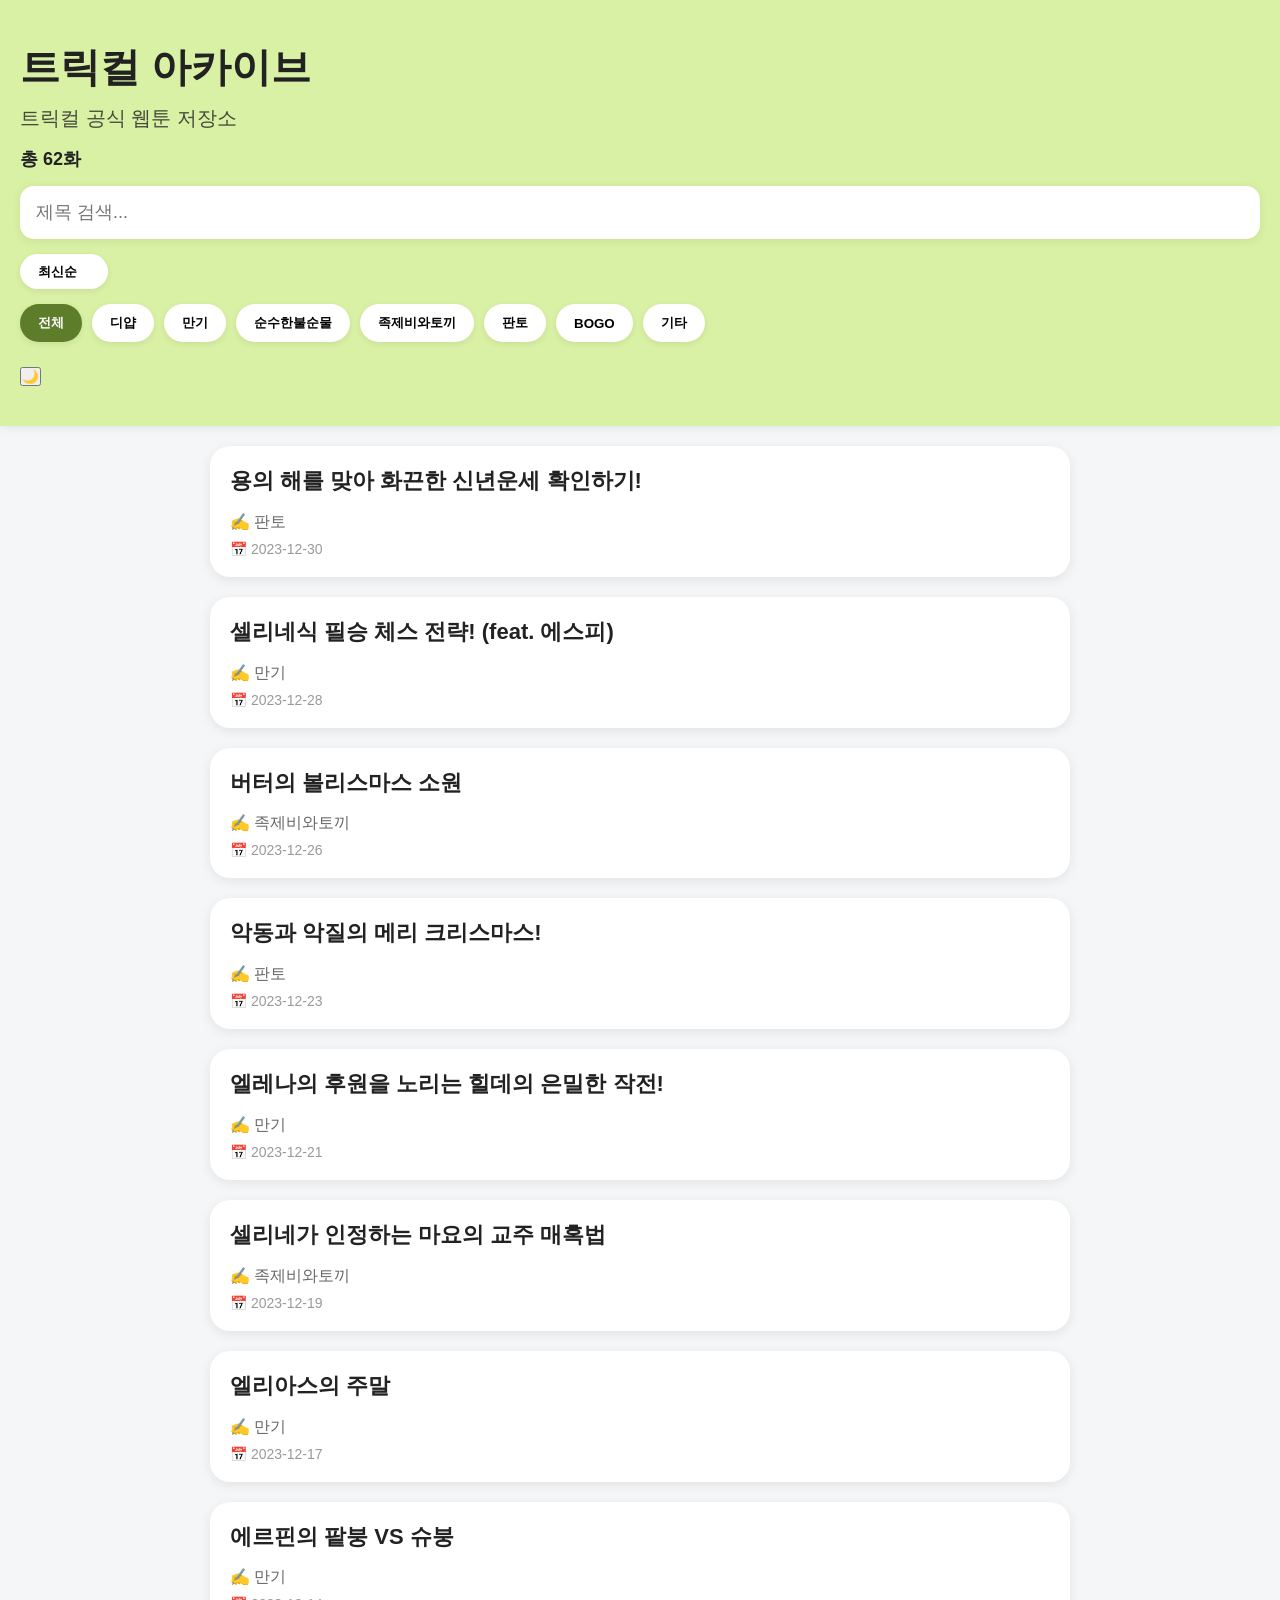
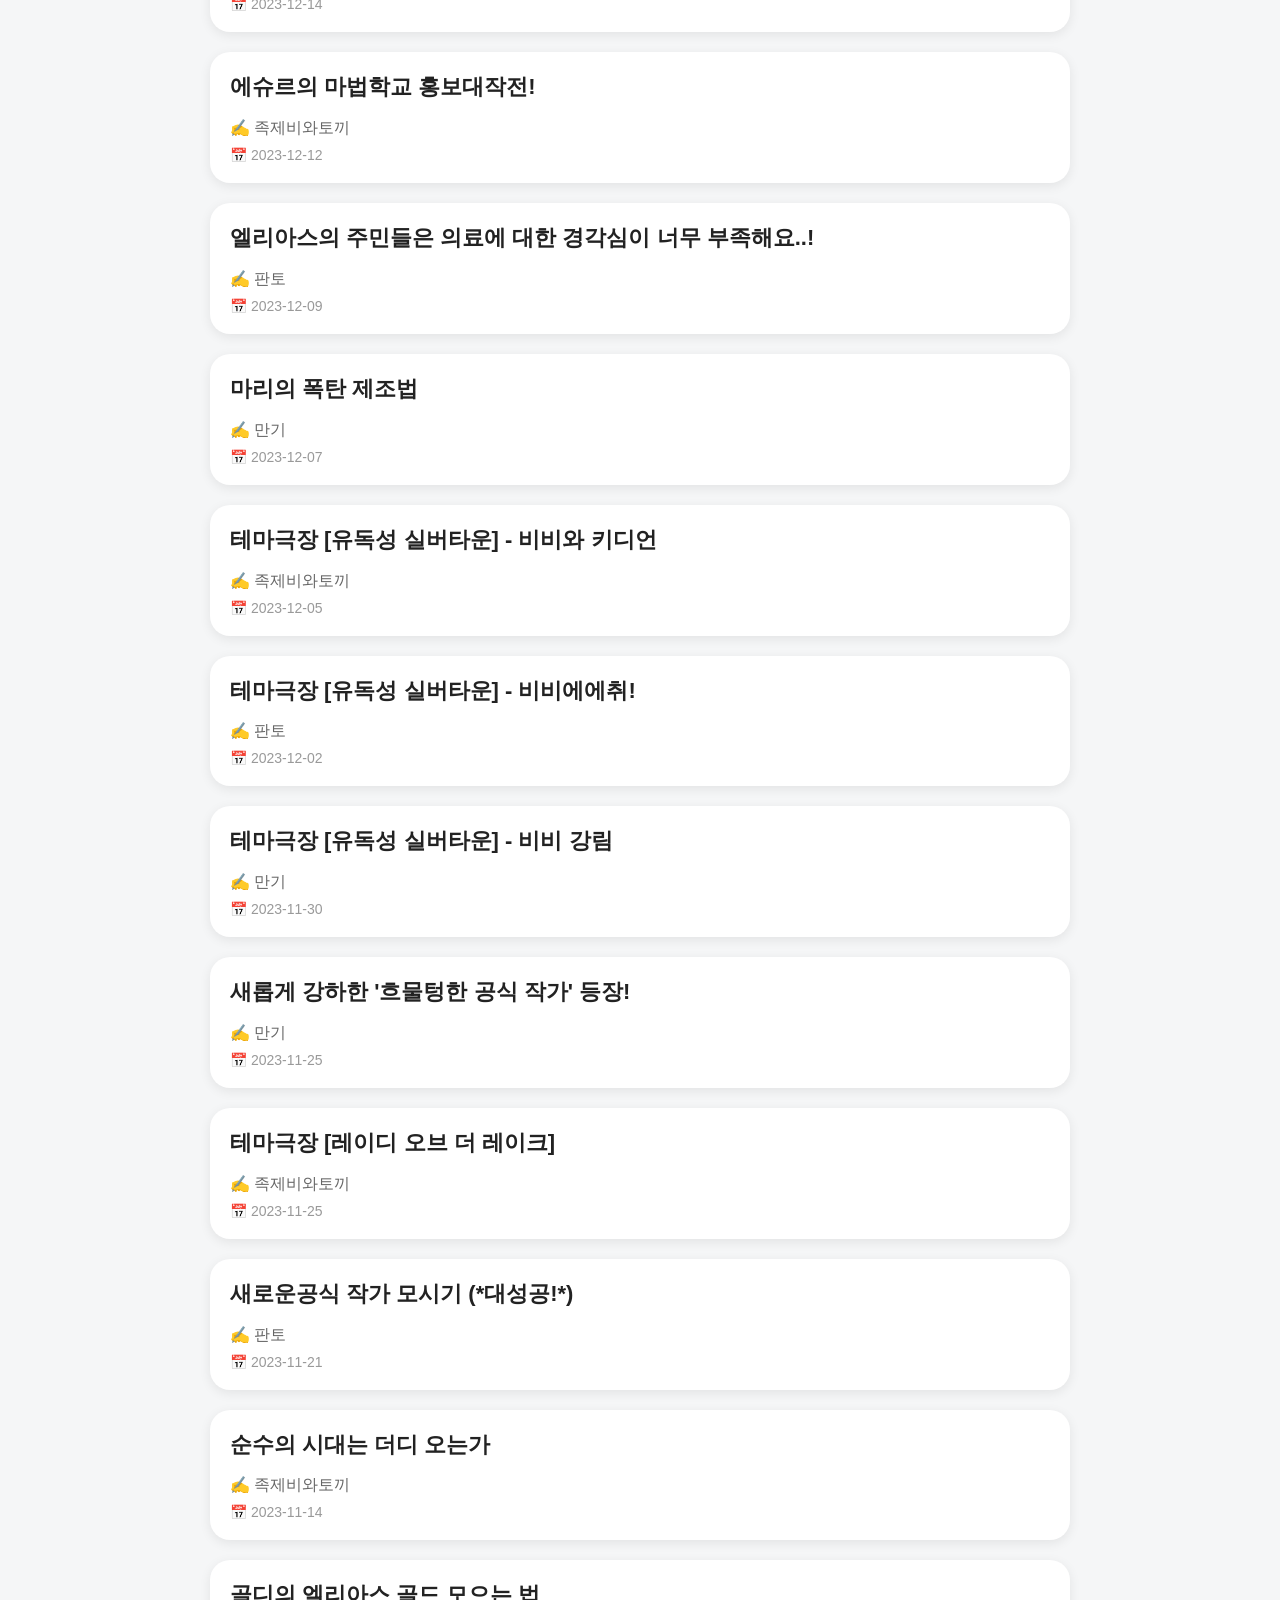
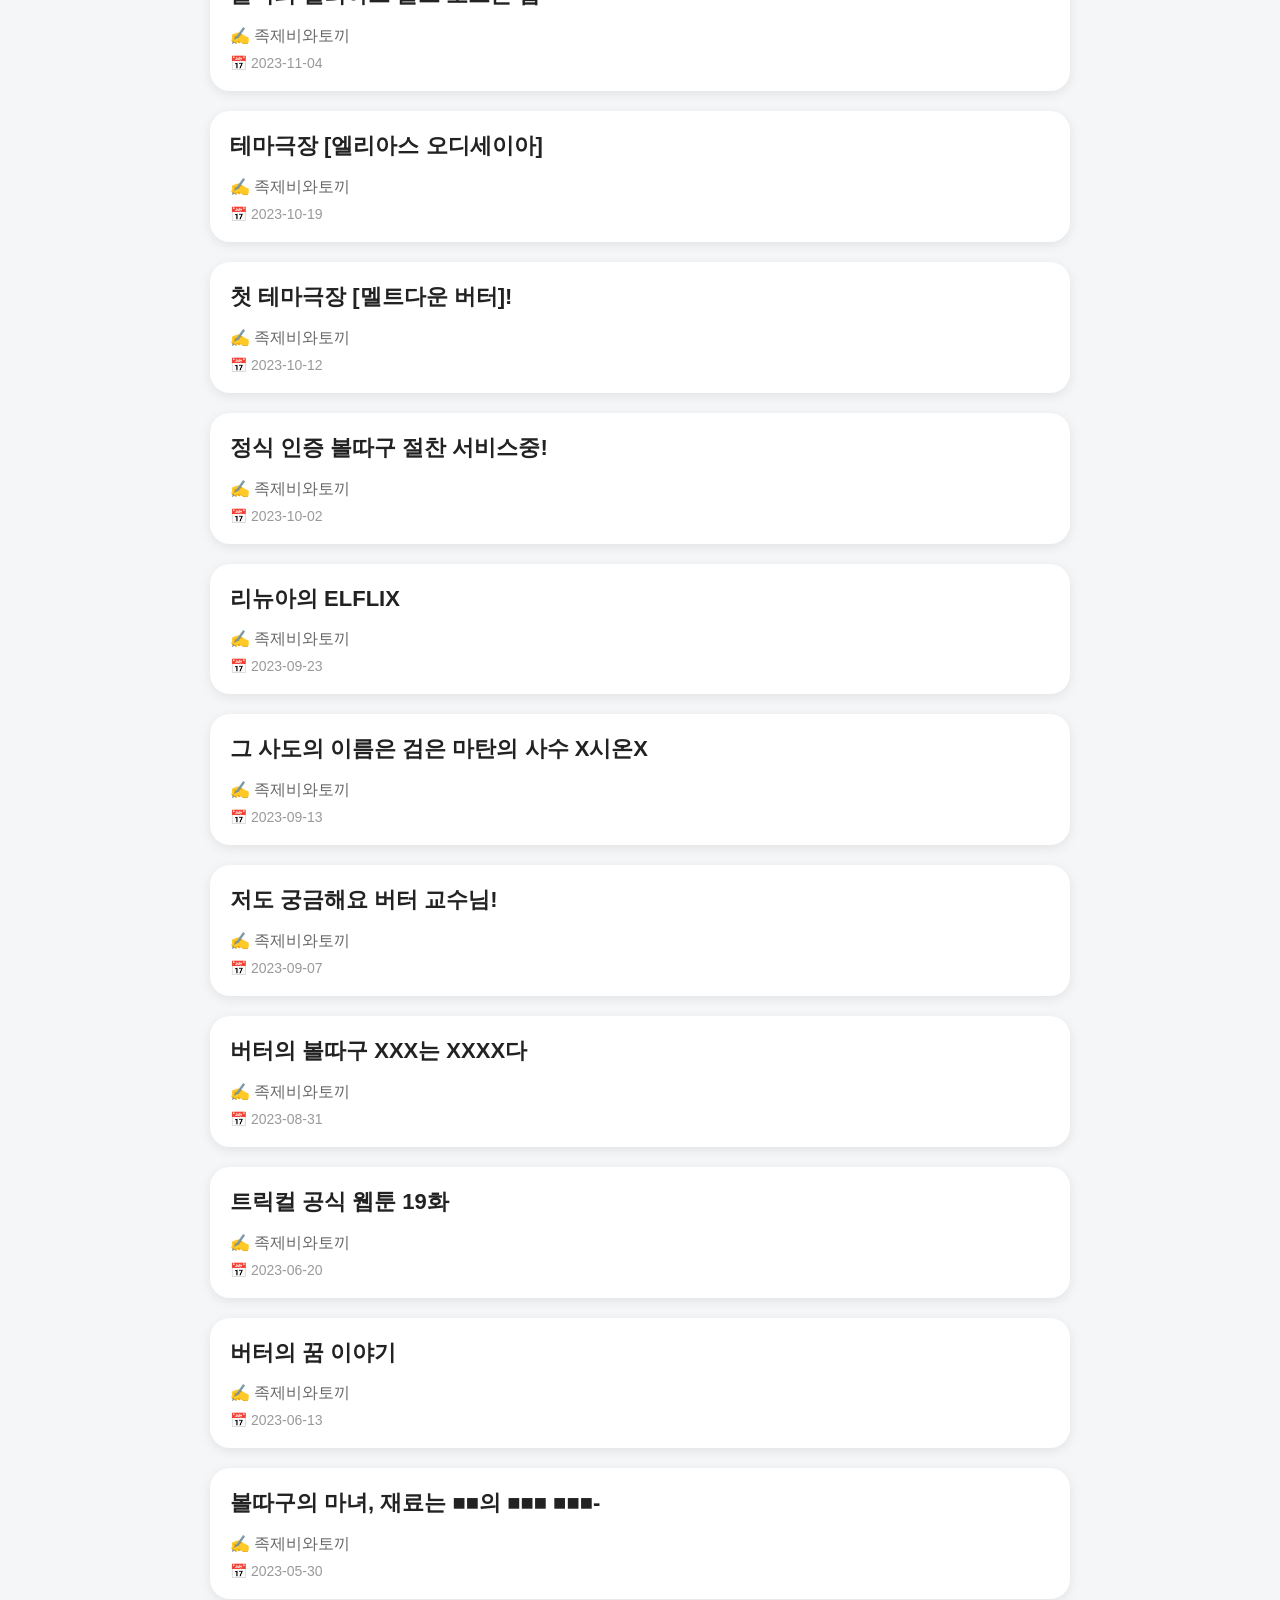
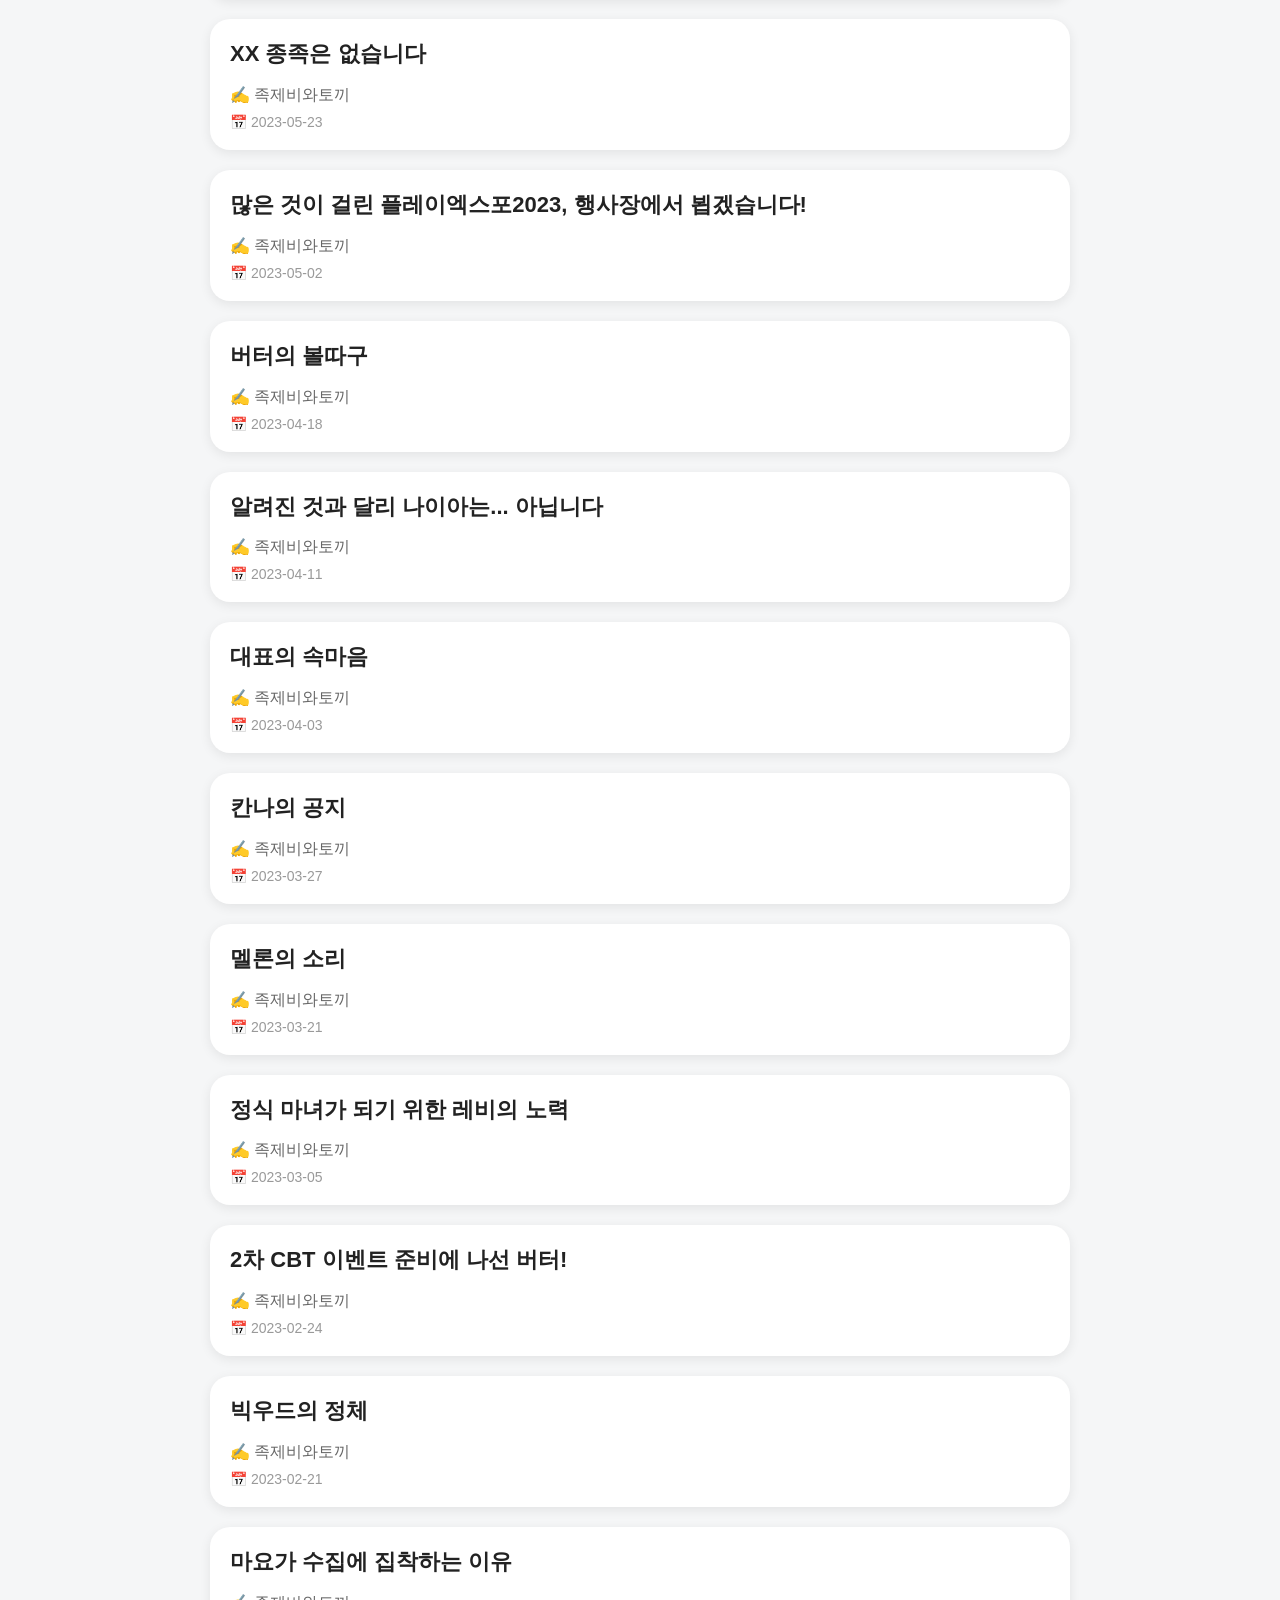
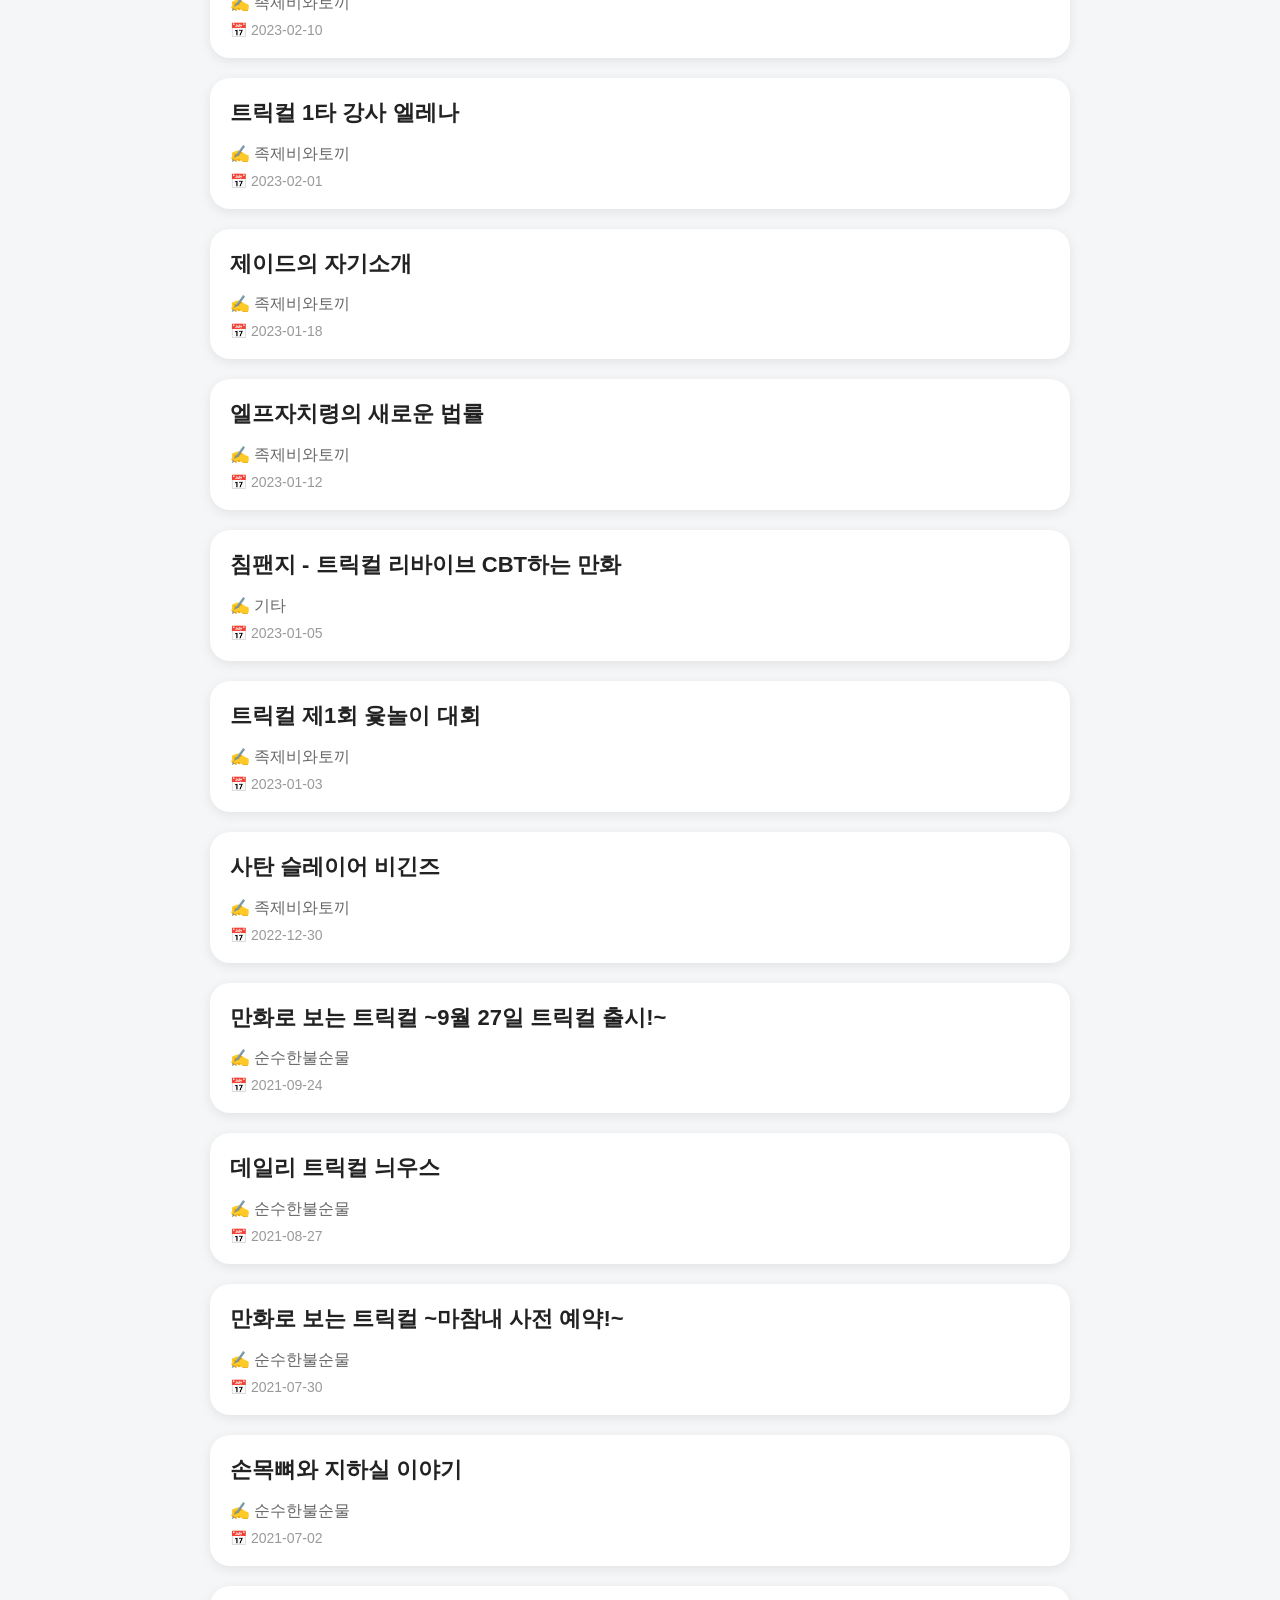
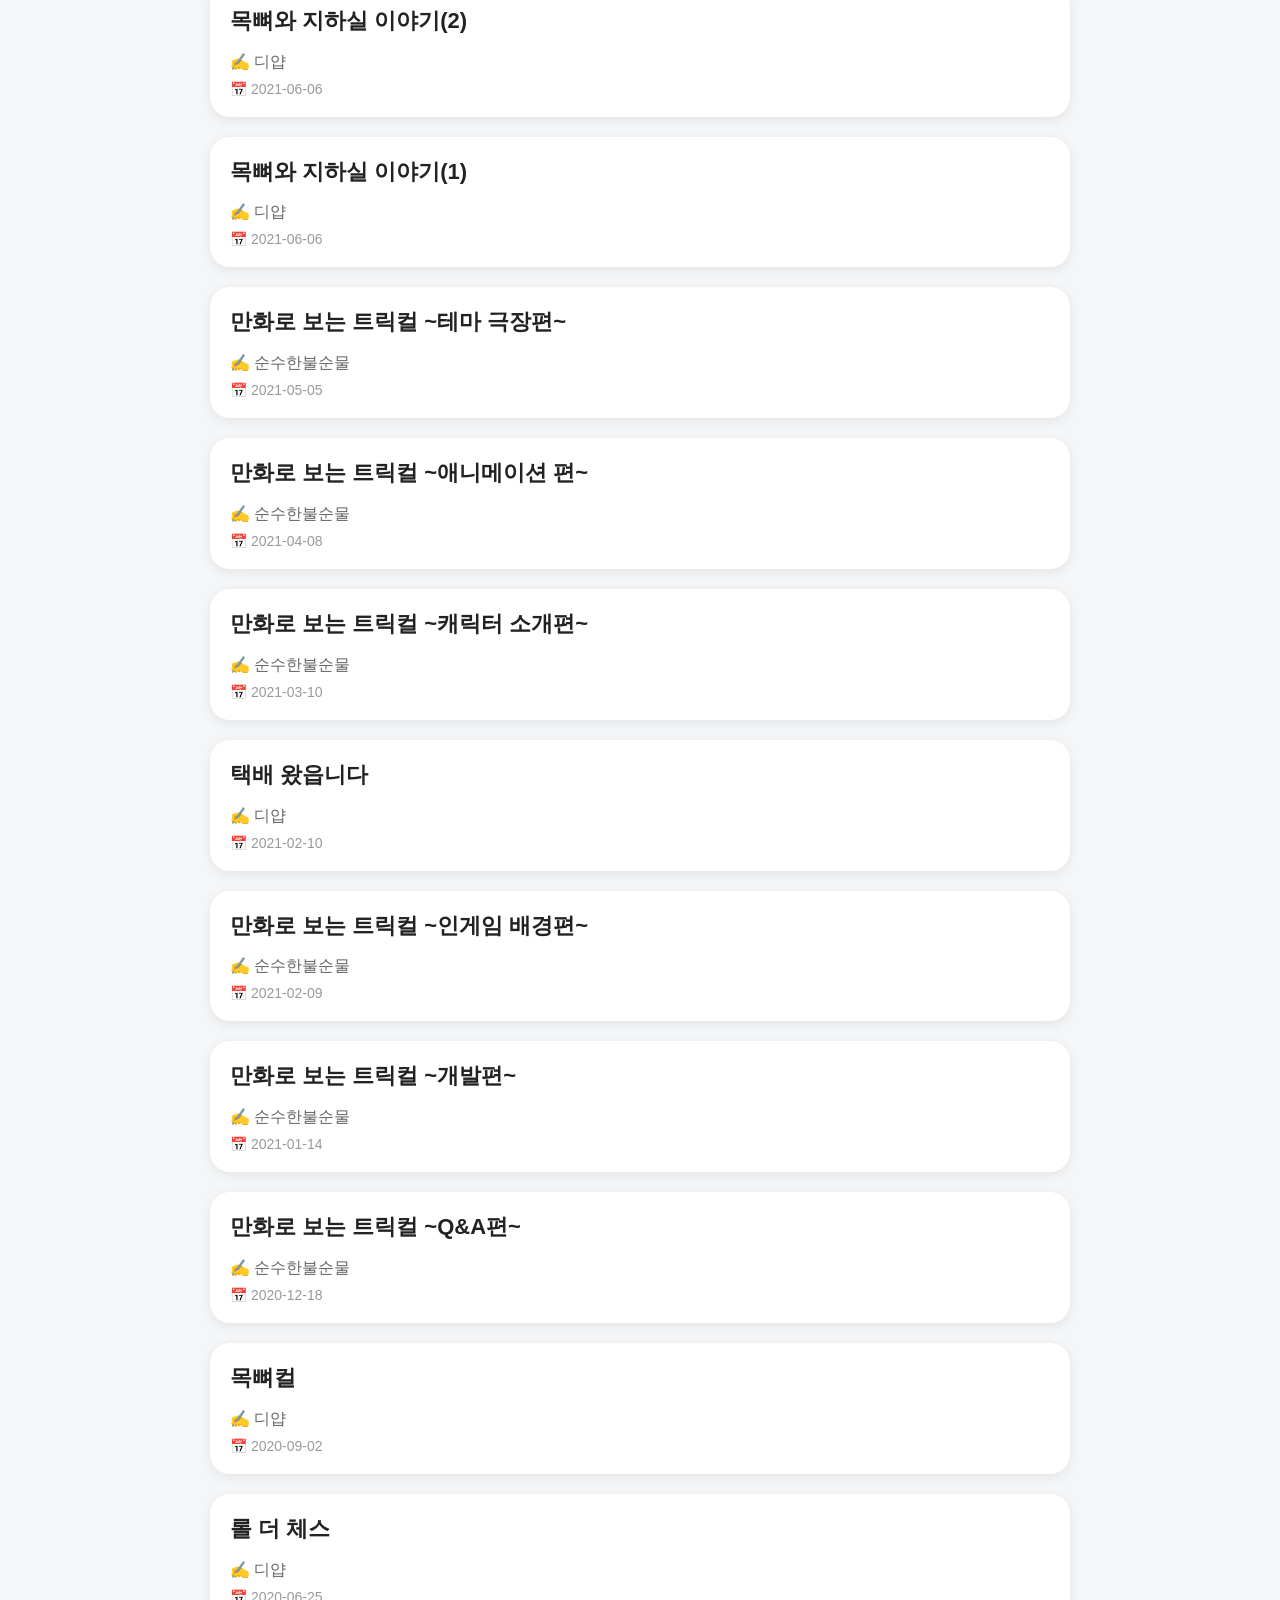
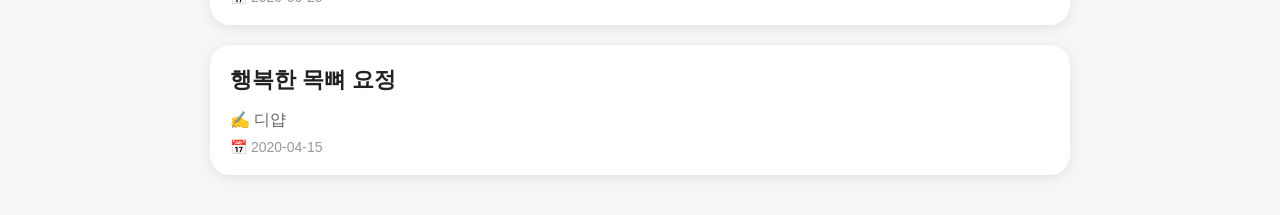
<file: index.html>
<!DOCTYPE html>
<html lang="ko">
<head>
<meta charset="UTF-8">
<meta name="viewport" content="width=device-width, initial-scale=1.0">
<title>트릭컬 아카이브 - 트릭컬 공식 웹툰 저장소</title>
<link rel="stylesheet" href="style.css">
<link rel="icon" type="image/png" href="favicon.png">
</head>
<body>
<header>
<h1>트릭컬 아카이브</h1>
<p>트릭컬 공식 웹툰 저장소</p>
<div id="stats"></div>
<input id="search" placeholder="제목 검색...">

<select id="sort">
    <option value="new">최신순</option>
    <option value="old">오래된순</option>
</select>
  
<div class="filters">
<button data-author="전체">전체</button>
<button data-author="디얍">디얍</button>
<button data-author="만기">만기</button>
<button data-author="순수한불순물">순수한불순물</button>
<button data-author="족제비와토끼">족제비와토끼</button>
<button data-author="판토">판토</button>
<button data-author="BOGO">BOGO</button>
<button data-author="기타">기타</button>
</div>
<button id="darkToggle">🌙</button>
</header>
<main id="comicList"></main>
<script src="script.js"></script>
</body>
</html>
</file>
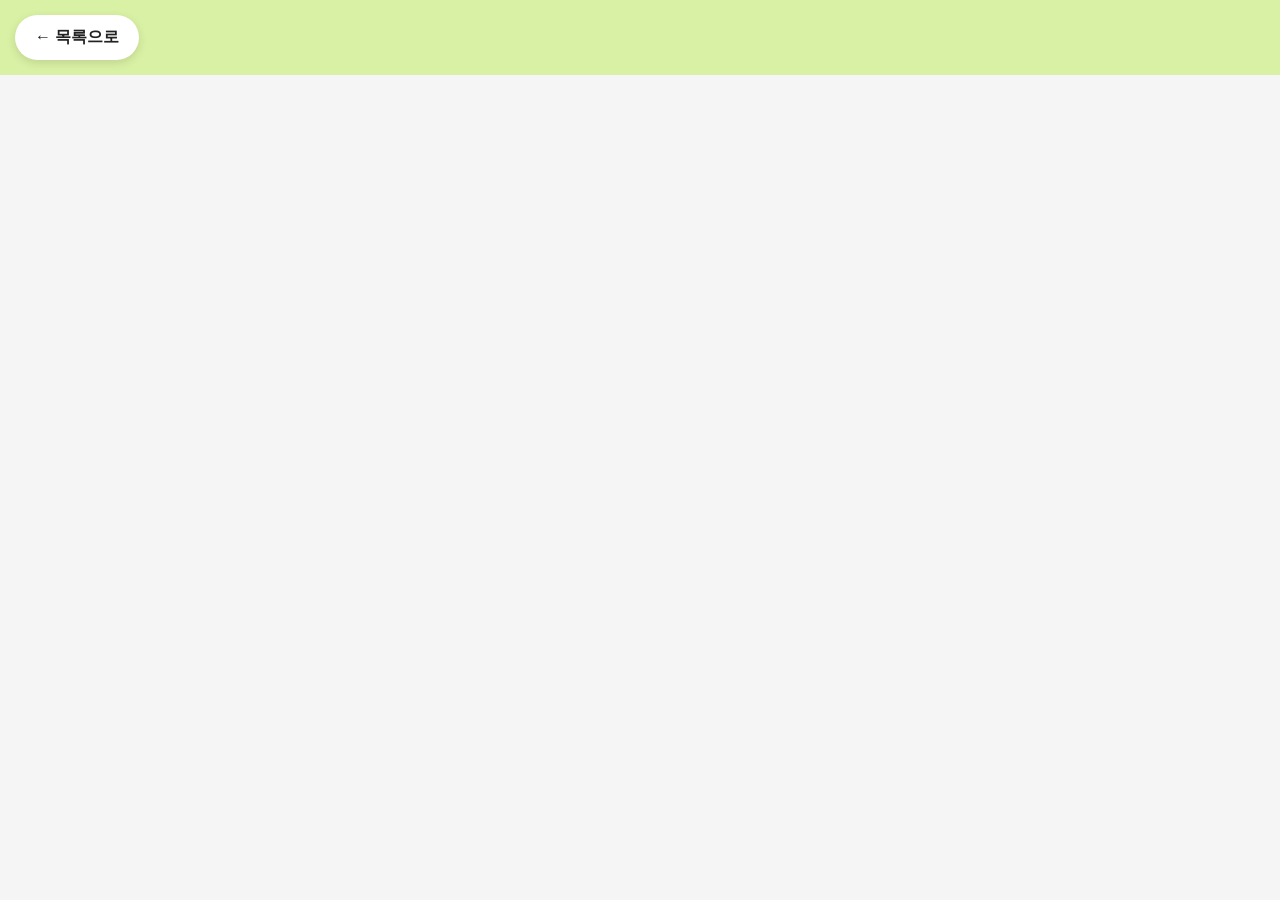
<file: comic.html>
<!DOCTYPE html>
<html lang="ko">
<head>
<meta charset="UTF-8">
<meta name="viewport" content="width=device-width, initial-scale=1.0">
<title>트릭컬 아카이브</title>

<link rel="icon" type="image/png" href="favicon.png">

<style>
body{
    margin:0;
    font-family:sans-serif;
    background:#f5f5f5;
}

body.dark{
    background:#121212;
    color:white;
}

body.dark a{
    color:#8ecbff;
}

.header{
    padding:15px;
    background:#D9F1A4;
}

.comic{
    max-width:900px;
    margin:auto;
}

.comic img{
    width:100%;
    display:block;
}
    
#episodeNav{
    max-width:900px;
    margin:30px auto;
    display:flex;
    justify-content:space-between;
    align-items:center;
    gap:15px;
}
    
#episodeNav a{
    background:#D9F1A4;
    color:#222;
    text-decoration:none;
    padding:14px 28px;
    border-radius:999px;
    font-weight:700;
    min-width:120px;
    text-align:center;
    box-shadow:0 4px 12px rgba(0,0,0,.15);
    transition:.2s;
}

.back-btn{
    display:inline-block;
    background:white;
    color:#222;
    text-decoration:none;
    padding:12px 20px;
    border-radius:999px;
    font-weight:700;
    box-shadow:0 3px 10px rgba(0,0,0,.12);
    transition:.2s;
}

.back-btn:hover{
    transform:translateY(-2px);
    box-shadow:0 5px 14px rgba(0,0,0,.18);
}
</style>
</head>

<body>

<div class="header">
<a href="index.html" class="back-btn">← 목록으로</a>
</div>

<div id="comic" class="comic"></div>

<div id="episodeNav"></div>

<script>

if(localStorage.getItem('theme') === 'dark'){
    document.body.classList.add('dark');
}

const id = Number(
    new URLSearchParams(location.search).get("id")
);

fetch("data/comics.json")
.then(r=>r.json())
.then(data=>{

    data.sort((a,b) => Number(a.id) - Number(b.id));

    const comic = data.find(c => Number(c.id) === Number(id));

    const maxId = Math.max(...data.map(c => Number(c.id)));
    const minId = Math.min(...data.map(c => Number(c.id)));

    document.title = `트릭컬 아카이브 | ${comic.title}`;

    if(!comic){
        document.getElementById("comic").innerHTML=
        "<h2>회차를 찾을 수 없습니다.</h2>";
        return;
    }

    let html = `
        <h2>${comic.title}</h2>
        <p>${comic.author}</p>
        <p>${comic.date}</p>
    `;

comic.files.forEach(file => {

    html += `
    <img src="${file}">
    `;

});

    document.getElementById("comic").innerHTML=html;

const currentIndex =
    data.findIndex(c => c.id === id);

const prev = data[currentIndex - 1];
const next = data[currentIndex + 1];

let nav = "";

if(Number(comic.id) > minId){
    nav += `
    <a href="comic.html?id=${Number(comic.id)-1}">
    ← 이전화
    </a>
    `;
}else{
    nav += "<span>첫화입니다</span>";
}

if(Number(comic.id) < maxId){
    nav += `
    <a href="comic.html?id=${Number(comic.id)+1}">
    다음화 →
    </a>
    `;
}else{
    nav += "<span>마지막화입니다</span>";
}

document.getElementById("episodeNav").innerHTML = nav;

});

</script>

</body>
</html>
</file>
<file: style.css>
*{
    margin:0;
    padding:0;
    box-sizing:border-box;
}

body{
    margin:0;
    font-family:-apple-system,BlinkMacSystemFont,"Segoe UI",sans-serif;
    background:#f5f6f7;
    color:#222;
}

/* HEADER */
header{
    background:#D9F1A4;
    padding:40px 20px;
    box-shadow:0 2px 8px rgba(0,0,0,.08);
}

header h1{
    font-size:40px;
    font-weight:900;
    margin-bottom:10px;
}

header p{
    font-size:20px;
    opacity:.8;
}

body.dark{
    background:#121212;
    color:white;
}

body.dark .card{
    background:#1f1f1f;
}

body.dark .title{
    color:white;
}

body.dark .meta{
    color:#c0c0c0;
}

body.dark .date{
    color:#999;
}

body.dark #search{
    background:#1f1f1f;
    color:white;
}

body.dark #sort{
    background:#1f1f1f;
    color:white;
}

body.dark .filters button{
    background:#1f1f1f;
    color:white;
}

body.dark #darkToggle{
    background:#1f1f1f;
    color:white;
}

/* CONTAINER */
.container{
    max-width:1000px;
    margin:auto;
    padding:20px;
}

/* STATS */
#stats{
    font-size:18px;
    font-weight:700;
    margin:15px 0;
}

/* SEARCH */
#search{
    width:100%;
    padding:16px;
    border:none;
    border-radius:14px;
    font-size:18px;
    margin-bottom:15px;
    box-shadow:0 2px 10px rgba(0,0,0,.08);
}

/* SORT */
#sort{
    border:none;
    background:white;
    padding:10px 18px;
    border-radius:999px;
    cursor:pointer;
    font-weight:700;
    box-shadow:0 2px 6px rgba(0,0,0,.08);
    margin-bottom:15px;
    appearance:none;
}

/* MAIN */
main{
    max-width:900px;
    margin:auto;
    padding:20px;
}

/* CARD */
.card{
    background:white;
    border-radius:20px;
    padding:20px;
    margin-bottom:20px;
    box-shadow:0 3px 12px rgba(0,0,0,.08);
    transition:.2s;
}

.card:hover{
    transform:translateY(-3px);
}

/* TITLE */
.title{
    display:block;
    font-size:22px;
    font-weight:800;
    color:#222;
    text-decoration:none;
    margin-bottom:15px;
    line-height:1.4;
}

.card a:hover{
    color:#5d7d2b;
}

/* META */
.meta{
    color:#666;
    font-size:16px;
    margin-bottom:8px;
}

/* DATE */
.date{
    color:#999;
    font-size:14px;
}

/* FILTERS */
.filters{
    display:flex;
    flex-wrap:wrap;
    gap:10px;
    margin-bottom:25px;
}

.filters button{
    border:none;
    background:white;
    padding:10px 18px;
    border-radius:999px;
    cursor:pointer;
    font-weight:700;
    box-shadow:0 2px 6px rgba(0,0,0,.08);
}

.filters button.active{
    background:#5d7d2b;
    color:white;
}

/* COMIC PAGE */
.header{
    padding:15px;
    background:#D9F1A4;
}

.comic{
    max-width:900px;
    margin:auto;
}

.comic img{
    width:100%;
    display:block;
}

/* EPISODE NAV */
#episodeNav{
    max-width:900px;
    margin:30px auto;
    display:flex;
    justify-content:space-between;
    align-items:center;
    gap:15px;
}

#episodeNav a{
    background:#D9F1A4;
    color:#222;
    text-decoration:none;
    padding:14px 28px;
    border-radius:999px;
    font-weight:700;
    min-width:120px;
    text-align:center;
    box-shadow:0 4px 12px rgba(0,0,0,.15);
    transition:.2s;
}

/* BACK BUTTON */
.back-btn{
    display:inline-block;
    background:white;
    color:#222;
    text-decoration:none;
    padding:12px 20px;
    border-radius:999px;
    font-weight:700;
    box-shadow:0 3px 10px rgba(0,0,0,.12);
    transition:.2s;
}

.back-btn:hover{
    transform:translateY(-2px);
    box-shadow:0 5px 14px rgba(0,0,0,.18);
    }

body.dark header{
    color:#222;
}

body.dark header h1{
    color:#222;
}

body.dark header p{
    color:#222;
}

body.dark #stats{
    color:#222;
}
</file>
